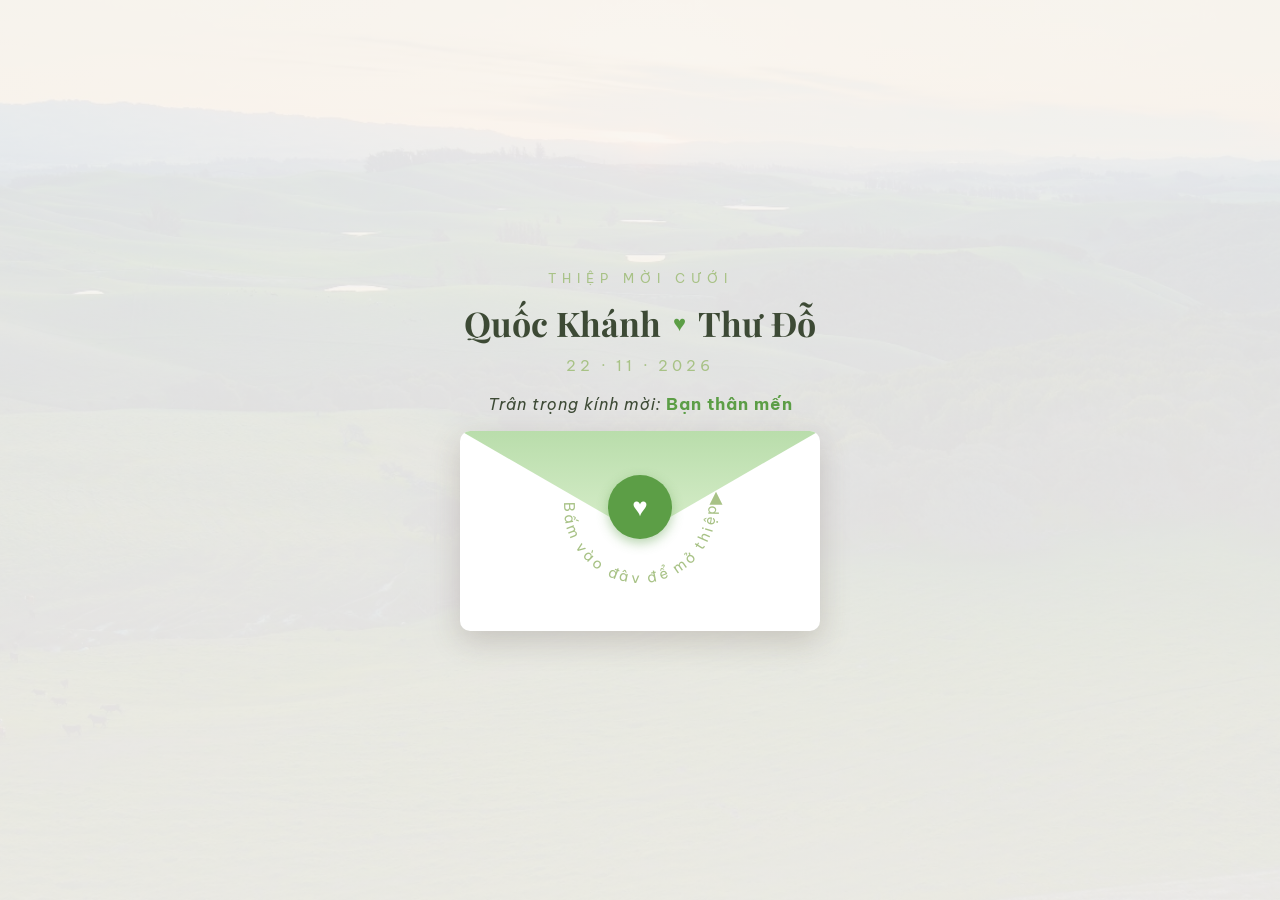
<file: index.html>
<!DOCTYPE html>
<html lang="vi">
<head>
<meta charset="UTF-8">
<meta name="viewport" content="width=device-width, initial-scale=1.0">
<title>Thiệp mời cưới</title>
<meta name="description" content="Thiệp mời cưới online — trân trọng kính mời bạn đến dự lễ cưới của Nông Quốc Khánh & Đỗ Thị Thư">
<link rel="preconnect" href="https://fonts.googleapis.com">
<link rel="preconnect" href="https://fonts.gstatic.com" crossorigin>
<link href="https://fonts.googleapis.com/css2?family=Playfair+Display:ital,wght@0,400;0,600;0,700;1,400&family=Great+Vibes&family=Be+Vietnam+Pro:wght@300;400;500;600&display=swap" rel="stylesheet">
<link rel="stylesheet" href="assets/css/style.css">
</head>
<body>

<!-- ══════════════ 1. COVER — phong bì mở thiệp (kh118) ══════════════ -->
<div id="cover">
  <div class="cover-bg"></div>
  <div class="cover-inner">
    <p class="cover-kieu">THIỆP MỜI CƯỚI</p>
    <div class="cover-names">
      <span class="cover-name">Quốc Khánh</span>
      <span class="cover-amp">♥</span>
      <span class="cover-name">Thư Đỗ</span>
    </div>
    <p class="cover-date" id="coverDate">22 · 11 · 2026</p>
    <!-- kh155 mục 1: "Trân trọng kính mời: <tên khách>" CHUYỂN LÊN TRÊN thiệp (ngay dưới dòng
         ngày cưới) — thay chỗ dòng dưới phong bì (kh129 mục 4 cũ) theo yêu cầu Đại Ka -->
    <p class="env-hint env-hint-top">Trân trọng kính mời: <b id="guestName">Bạn thân mến</b></p>

    <!-- kh129: trái tim = NÚT MỞ THIỆP (bấm tim), chữ cong nửa vòng cung quanh tim; BỎ nút "Mở thiệp" trên đỉnh -->
    <div class="envelope" id="envEl">
      <div class="env-flap"></div>
      <div class="env-body"></div>
      <!-- Chữ cong "Bấm vào đây để mở thiệp" nửa vòng cung ôm quanh trái tim (SVG textPath — kh129 mục 2)
           Cung dưới kiểu huy hiệu: tâm cung = tâm tim, đầu chữ hướng vào tim; mũi tên nhỏ cuối cung -->
      <svg class="env-curved" viewBox="0 0 220 140" aria-hidden="true" focusable="false">
        <defs>
          <path id="envArcPath" d="M 40 70 A 70 70 0 0 0 180 70" fill="none"/>
        </defs>
        <text class="env-curved-text">
          <textPath href="#envArcPath" startOffset="50%" text-anchor="middle">Bấm vào đây để mở thiệp</textPath>
        </text>
        <!-- Mũi tên nhỏ cuối cung, mũi theo tiếp tuyến chỉ về phía tim -->
        <path class="env-curved-arrow" d="M 180 56 L 186 68 L 174 68 Z"/>
      </svg>
      <button class="env-seal" id="btnOpen" type="button" aria-label="Bấm vào trái tim để mở thiệp">♥</button>
    </div>
  </div>
</div>

<!-- ══════════════ NỘI DUNG THIỆP (ẩn ban đầu) ══════════════ -->
<main id="content" class="hidden" aria-hidden="true">

  <!-- 2. TRANG ĐẦU — khối kính mời nổi bật ngay sau khi mở (kh118 + kh139: xxx tên khách + 2 khối NHÀ TRAI/NHÀ GÁI + lời ngỏ) -->
  <section class="opening" id="opening">
    <div class="opening-card">
      <!-- kh144(4): sắp xếp lại trang đầu — TÊN cặp đôi → NGÀY cưới → TRÂN TRỌNG KÍNH MỜI + tên khách → 2 khối lễ -->
      <p class="opening-script script">Khánh &amp; Thư</p>
      <p class="opening-date" id="openDate">Chủ nhật, ngày 22 tháng 11 năm 2026</p>
      <p class="opening-date-am" id="openDateAm">14.10.2026 Âm lịch</p>
      <p class="opening-kimoi">TRÂN TRỌNG KÍNH MỜI</p>
      <!-- kh144(1): XOÁ dòng "Nông Quốc Khánh ♥ Đỗ Thị Thư" (giữ tên khách ?ten=); kh139: dòng tên khách "xxx" -->
      <p class="opening-guest" id="openGuest">Bạn thân mến</p>
      <div class="opening-venue">
        <p class="ov-label">LỄ THÀNH HÔN · NHÀ TRAI</p>
        <p class="ov-addr" id="openVenue">Trại Lốt, xã Tam Tiến, tỉnh Bắc Ninh</p>
      </div>
      <div class="opening-venue">
        <p class="ov-label">LỄ VU QUY · NHÀ GÁI</p>
        <p class="ov-addr" id="openVenue2">Đồng Thép, xã Yên Thế, tỉnh Bắc Ninh</p>
      </div>
      <!-- kh139: LỜI NGỎ (nguyên văn Đại Ka) -->
      <p class="opening-ngo" id="loiNgoText">Rất mong được sự hiện diện, góp mặt của quý vị đến tham dự lễ tổ chức và bữa cơm thân mật của chúng mình. Những lời kính chúc và tình cảm chân thành của quý vị sẽ là món quà ý nghĩa nhất, góp phần làm cho ngày trọng đại của chúng mình thêm trọn vẹn và ý nghĩa.</p>
      <p class="opening-ngo-sign">Trân trọng kính mời !</p>
    </div>
  </section>

  <!-- 3. HERO — tên cặp đôi -->
  <section class="hero">
    <div class="hero-photo">
      <img src="images/hero/cap-doi-that.jpg" alt="Nông Quốc Khánh & Đỗ Thị Thư — ảnh cưới">
    </div>
    <div class="hero-text">
      <p class="hero-sub">Chúng tôi tổ chức đám cưới</p>
      <h1 class="hero-title">The Wedding Of</h1>
      <p class="hero-names script">Khánh &amp; Thư</p>
      <p class="hero-date" id="heroDate">Chủ nhật, ngày 22 tháng 11 năm 2026</p>
    </div>
  </section>

  <!-- 4. SAVE THE DATE / COUNTDOWN (kh140 mục 2: "Ghi nhớ ngày này nhé") -->
  <section class="countdown reveal">
    <h2 class="sec-title">Ghi nhớ ngày này nhé</h2>
    <p class="countdown-when" id="cdWhen">Chủ nhật · 22 · 11 · 2026</p>
    <div id="countdownRow" class="countdown-row">
      <div class="cd-cell"><b id="cdDays">00</b><span>Ngày</span></div>
      <div class="cd-cell"><b id="cdHours">00</b><span>Giờ</span></div>
      <div class="cd-cell"><b id="cdMins">00</b><span>Phút</span></div>
      <div class="cd-cell"><b id="cdSecs">00</b><span>Giây</span></div>
    </div>
  </section>

  <!-- 5. LỊCH THÁNG CƯỚI — dương + âm, trái tim đỏ ngày cưới (kh119 a2 mục 5; kh138: tháng 11/2026; kh140 mục 2+3) -->
  <section class="calendar reveal" id="calendar">
    <h2 class="sec-title">Ghi nhớ ngày này nhé</h2>
    <div class="cal-wrap">
      <div class="cal-head">
        <button type="button" class="cal-nav" id="calPrev" aria-label="Tháng trước">‹</button>
        <div class="cal-month">
          <b id="calDuong">Tháng 11 · 2026</b>
          <span id="calAm">(Tháng Mười · Bính Ngọ)</span>
        </div>
        <button type="button" class="cal-nav" id="calNext" aria-label="Tháng sau">›</button>
      </div>
      <div class="cal-weeknames">
        <span>Hai</span><span>Ba</span><span>Tư</span><span>Năm</span><span>Sáu</span><span>Bảy</span><span>CN</span>
      </div>
      <div class="cal-grid" id="calGrid"></div>
      <p class="cal-note" id="calNote">Ngày cưới: 22 · 11 · 2026 (dương) — 14 · 10 · Bính Ngọ (âm)</p>
    </div>
  </section>

  <!-- 6. CẶP ĐÔI — avatar v2 kh116 (#4) -->
  <section class="couple reveal">
    <h2 class="sec-title">Cặp Đôi</h2>
    <div class="couple-cards">
      <div class="couple-card">
        <img src="images/couple/anh-ck.jpg" alt="Chú rể Nông Quốc Khánh">
        <h3>Nông Quốc Khánh</h3>
        <p class="couple-birth">Sinh ngày 05.10.1996</p>
        <p class="couple-role">Chú rể</p>
      </div>
      <div class="couple-heart">♥</div>
      <div class="couple-card">
        <img src="images/couple/anh-vk.jpg" alt="Cô dâu Đỗ Thị Thư">
        <h3>Đỗ Thị Thư</h3>
        <p class="couple-birth">Sinh ngày 28.05.2000</p>
        <p class="couple-role">Cô dâu</p>
      </div>
    </div>
  </section>

  <!-- 7. SỰ KIỆN — lễ vu quy (nhà gái) + lễ thành hôn (nhà trai) — data #5 (kh108) -->
  <section class="events reveal" id="events">
    <h2 class="sec-title">Thông Tin Sự Kiện</h2>

    <div class="event-card">
      <div class="event-head" id="evtHead1">Lễ Vu Quy — Nhà gái</div>
      <img class="event-img" src="images/nen/nen-phong-bi.jpg" alt="Cảnh nền">
      <p><b>Thời gian:</b> <span id="evtTime1">Chủ nhật, 09:00 · 22 · 11 · 2026</span></p>
      <p><b>Địa chỉ:</b> <span id="evtAddr1">Đồng Thép, xã Yên Thế, tỉnh Bắc Ninh</span></p>
      <p class="event-host" id="evtHost1">Chủ nhà: Ông Đỗ Văn Tường — Bà Nguyễn Thị Cửu</p>
      <div class="event-map">
        <iframe id="evtMap1" title="Bản đồ nhà gái"
                loading="lazy" referrerpolicy="no-referrer-when-downgrade"
                allowfullscreen></iframe>
      </div>
      <div class="map-btns">
        <a class="map-btn" id="evtPin1" target="_blank" rel="noopener">📍 Mở Google Maps</a>
        <a class="map-btn map-btn-outline" id="evtDir1" target="_blank" rel="noopener">🧭 Chỉ đường</a>
      </div>
    </div>

    <div class="event-card">
      <div class="event-head" id="evtHead2">Lễ Thành Hôn — Nhà trai</div>
      <img class="event-img" src="images/nen/nen-phong-bi.jpg" alt="Cảnh nền">
      <p><b>Thời gian:</b> <span id="evtTime2">Chủ nhật, 09:00 · 22 · 11 · 2026</span></p>
      <p><b>Địa chỉ:</b> <span id="evtAddr2">Trại Lốt, xã Tam Tiến, tỉnh Bắc Ninh</span></p>
      <p class="event-host" id="evtHost2">Chủ nhà: Ông Nông Văn Chỉnh — Bà Nông Thị Thu</p>
      <div class="event-map">
        <iframe id="evtMap2" title="Bản đồ nhà trai"
                loading="lazy" referrerpolicy="no-referrer-when-downgrade"
                allowfullscreen></iframe>
      </div>
      <div class="map-btns">
        <a class="map-btn" id="evtPin2" target="_blank" rel="noopener">📍 Mở Google Maps</a>
        <a class="map-btn map-btn-outline" id="evtDir2" target="_blank" rel="noopener">🧭 Chỉ đường</a>
      </div>
    </div>
  </section>

  <!-- 8. GALLERY (kh140 mục 10: "Album Ảnh Cưới" + 6 ảnh chính + nút xem thêm + BỎ dòng "— Khoảnh khắc của chúng tôi —") -->
  <section class="gallery reveal">
    <h2 class="sec-title">Album Ảnh Cưới</h2>
    <div class="gallery-grid">
      <!-- kh144 + kh143 #4: 6 ảnh CƯỚI THẬT mới (drive-download — đẹp hơn chibi) thay 6 ảnh chibi cũ;
           ảnh chibi chuyển xuống lưới "Xem thêm" (cùng khung tài sản, không mất) -->
      <img src="images/gallery/cuoi-that-1.jpg" alt="Khánh &amp; Thư — ảnh cưới thật">
      <img src="images/gallery/cuoi-that-2.jpg" alt="Khánh &amp; Thư — ảnh cưới thật">
      <img src="images/gallery/cuoi-that-3.jpg" alt="Khánh &amp; Thư — ảnh cưới thật">
      <img src="images/gallery/cuoi-that-4.jpg" alt="Khánh &amp; Thư — ảnh cưới thật">
      <img src="images/gallery/cuoi-that-5.jpg" alt="Khánh &amp; Thư — ảnh cưới thật">
      <img src="images/gallery/cuoi-that-6.jpg" alt="Khánh &amp; Thư — ảnh cưới thật">
    </div>
    <!-- kh120 a2 mục 10 + kh140: nút xem thêm khoảnh khắc -->
    <div class="gallery-more-wrap">
      <button type="button" id="btnMorePhotos" class="gallery-more-btn">📷 Xem thêm khoảnh khắc</button>
    </div>
    <div class="gallery-grid more hidden" id="galleryMore">
      <img src="images/gallery/le-ta-on.jpg" alt="Nền hoa cưới">
      <img src="images/hero/cap-doi-that.jpg" alt="Nông Quốc Khánh &amp; Đỗ Thị Thư — cặp đôi">
      <!-- kh144: 6 ảnh chibi cũ từ lưới chính chuyển xuống đây (chuyển xuống lưới Xem thêm — không mất) -->
      <img src="images/gallery/cap-doi-1.jpg" alt="Khánh &amp; Thư — lễ phục">
      <img src="images/gallery/cap-doi-2.jpg" alt="Khánh &amp; Thư — lễ phục mùa đông">
      <img src="images/gallery/cap-doi-3.jpg" alt="Khánh &amp; Thư — hai học sinh">
      <img src="images/gallery/cap-doi-4.jpg" alt="Khánh &amp; Thư — hai bé chibi">
      <img src="images/gallery/cap-doi-5.jpg" alt="Khánh &amp; Thư — trên sofa">
      <img src="images/gallery/co-dau.jpg" alt="Cô dâu Thư">
      <img src="images/gallery/xem-them/an-11-khanh-thu.jpg" alt="Khánh &amp; Thư — cặp đôi sofa">
      <img src="images/gallery/xem-them/capdoi-chibi.jpg" alt="Khánh &amp; Thư — cặp đôi chibi">
      <img src="images/gallery/xem-them/capdoi-chibi-v2.jpg" alt="Khánh &amp; Thư — cặp đôi chibi mỉm cười">
      <img src="images/gallery/xem-them/chibi-balo.jpg" alt="Khánh &amp; Thư — hai bé balo">
      <img src="images/gallery/xem-them/hai-hoc-sinh.jpg" alt="Khánh &amp; Thư — hai học sinh">
      <img src="images/gallery/xem-them/co-dau-tuoi.jpg" alt="Cô dâu Thư tuổi thơ">
      <img src="images/gallery/xem-them/thu-ban-hoc.jpg" alt="Thư — bé gái bàn học">
      <img src="images/gallery/xem-them/ky-chu-khanh-thu.jpg" alt="Khánh &amp; Thư — chữ ký">
    </div>
  </section>

  <!-- LIGHTBOX — zoom ảnh (kh120 a2 mục 12) -->
  <div id="lightbox" class="lightbox" hidden>
    <div class="lb-backdrop"></div>
    <img class="lb-img" id="lbImg" alt="Ảnh cưới phóng to">
    <button type="button" class="lb-close" id="lbClose" aria-label="Đóng">✕</button>
    <div class="lb-hint">Chạm ảnh để phóng to/thu nhỏ · ✕ hoặc chạm nền để đóng</div>
  </div>

  <!-- 9. QR MỪNG — tiền mừng — data + module QR của #5 (kh108) -->
  <section class="qr reveal" id="qr">
    <h2 class="sec-title">Món Quà Mừng Cưới</h2>
    <p class="qr-intro">Nếu bạn không thể đến dự, xin gửi món quà mừng cưới qua tài khoản:</p>

    <div class="qr-cards">
      <!-- kh155 mục 4(b) — Đại Ka: "lần lượt mã QR và thông tin NHÀ GÁI rồi đến NHÀ TRAI"
           → đổi thứ tự: card CÔ DÂU (nhà gái) TRƯỚC, card CHÚ RỂ (nhà trai) SAU (kh129 lật ngược) -->
      <div class="qr-card">
        <h3 id="qrTitle2">Cô dâu — Thư</h3>
        <img class="qr-img" id="qrBride" alt="QR ngân hàng cô dâu" src="[data-uri]">
        <p><b>Ngân hàng:</b> <span id="qrNh2">Vietcombank</span></p>
        <p><b>Số TK:</b> <span id="qrStk2">0123456789</span></p>
        <p><b>Chủ TK:</b> <span id="qrCtk2">DO THI THU</span></p>
        <button type="button" class="qr-copy-btn" id="qrCopy2">⧉ Sao chép STK</button>
      </div>
      <div class="qr-card">
        <h3 id="qrTitle1">Chú rể — Khánh</h3>
        <img class="qr-img" id="qrGroom" alt="QR ngân hàng chú rể" src="[data-uri]">
        <p><b>Ngân hàng:</b> <span id="qrNh1">MB Bank</span></p>
        <p><b>Số TK:</b> <span id="qrStk1">0800123456789</span></p>
        <p><b>Chủ TK:</b> <span id="qrCtk1">NONG QUOC KHANH</span></p>
        <button type="button" class="qr-copy-btn" id="qrCopy1">⧉ Sao chép STK</button>
      </div>
    </div>
  </section>

  <!-- 10. RSVP + LỜI CHÚC -->
  <section class="rsvp reveal">
    <h2 class="sec-title">Xác Nhận Tham Dự</h2>
    <p class="rsvp-intro">Sự hiện diện của bạn là niềm vinh hạnh của gia đình chúng tôi.</p>
    <form id="rsvpForm">
      <input type="text" id="rsvpName" placeholder="Tên của bạn" required>
      <!-- kh120 a2 mục 9: lựa chọn khách mời của ai — hiện dưới tên -->
      <div class="rsvp-side" id="rsvpSideBox">
        <span class="rsvp-side-label">Khách mời của:</span>
        <div class="rsvp-side-opts">
          <label><input type="radio" name="side" value="Cô dâu" checked> Cô dâu</label>
          <label><input type="radio" name="side" value="Chú rể"> Chú rể</label>
          <label><input type="radio" name="side" value="Cả 2"> Cả 2</label>
        </div>
      </div>
      <div class="rsvp-attend">
        <label><input type="radio" name="attend" value="yes" checked> Tham dự</label>
        <label><input type="radio" name="attend" value="no"> Không thể tham dự</label>
      </div>
      <textarea id="rsvpMsg" rows="3" placeholder="Lời chúc của bạn..."></textarea>
      <button type="submit">Nhắn gửi yêu thương</button>
    </form>
    <div id="wishList" class="wish-list"></div>
    <!-- kh140 mục 9: nút xem thêm lời chúc (hiện tối đa 3 lời chúc gần nhất) -->
    <div class="wish-more-wrap" id="wishMoreWrap" hidden>
      <button type="button" id="btnMoreWishes" class="gallery-more-btn">💌 Xem thêm lời chúc</button>
    </div>
  </section>

  <!-- 11. FOOTER -->
  <footer class="footer">
    <p class="footer-thanks">Trân trọng cảm ơn!</p>
    <p class="footer-names script">Khánh &amp; Thư</p>
    <p class="footer-note" id="footerDate">22 · 11 · 2026</p>
  </footer>

</main>

<!-- (kh140 mục 8: ĐẠI KA yêu cầu BỎ dòng "Còn N ngày đến ngày cưới..." →
     thanh đếm ngược rìa #edgeCountdown đã XOÁ HẲN — không còn text hiển thị) -->

<script src="js/noi-dung.js"></script>
<script src="js/am-lich.js"></script>
<script src="js/qr.js"></script>
<script src="assets/js/main.js"></script>
</body>
</html>
</file>
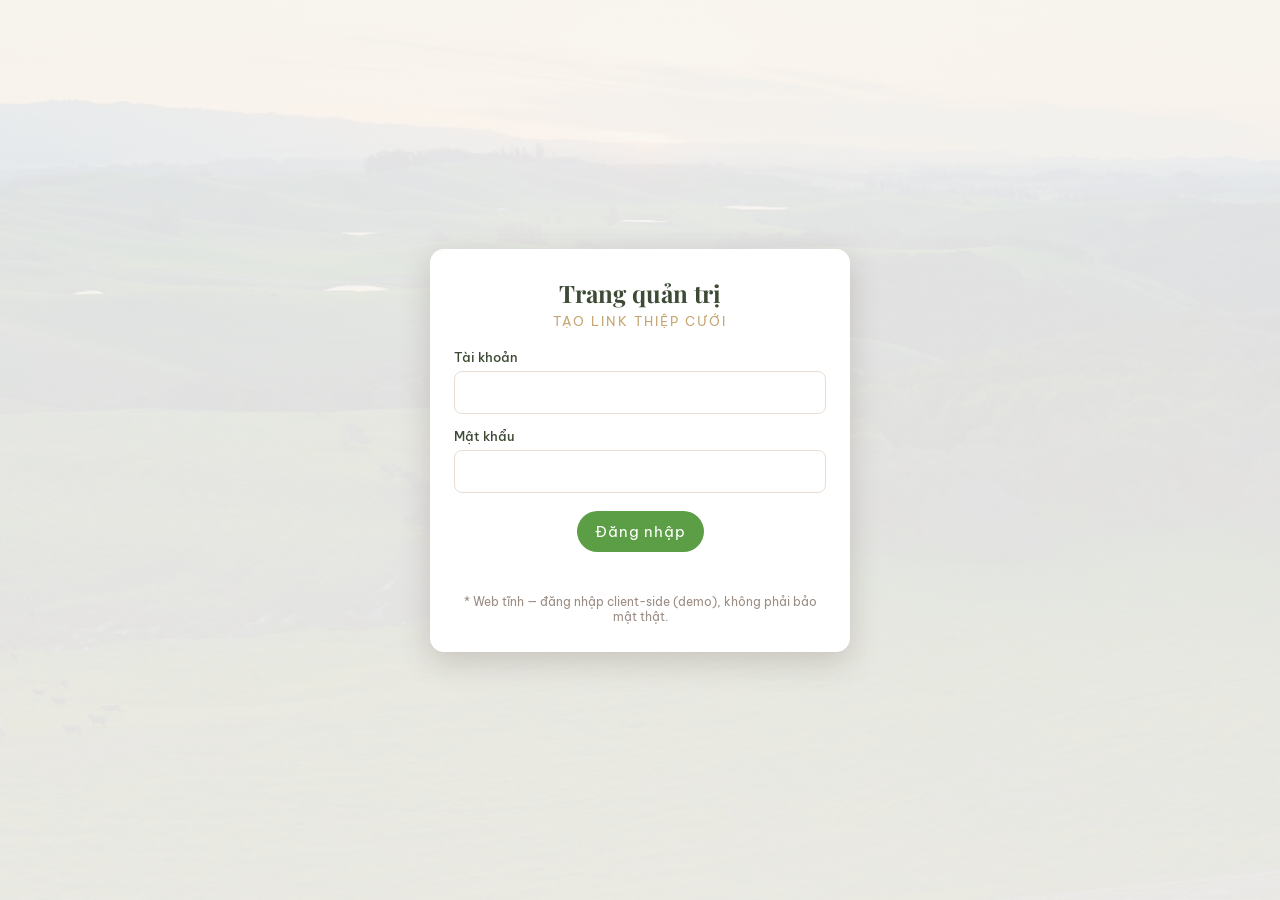
<file: tao-thiep.html>
<!DOCTYPE html>
<html lang="vi">
<head>
<meta charset="UTF-8">
<meta name="viewport" content="width=device-width, initial-scale=1.0">
<title>Tạo link thiệp — Khánh & Thư</title>
<meta name="description" content="Trang quản trị: điền tên người được mời → tạo link thiệp cưới kèm tên để gửi qua Zalo">
<link rel="preconnect" href="https://fonts.googleapis.com">
<link rel="preconnect" href="https://fonts.gstatic.com" crossorigin>
<link href="https://fonts.googleapis.com/css2?family=Playfair+Display:ital,wght@0,400;0,700;1,400&family=Great+Vibes&family=Be+Vietnam+Pro:wght@300;400;500;600&display=swap" rel="stylesheet">
<style>
/* ─── Trang TẠO LINK THIỆP (kh130) — self-contained, tái dùng bảng màu thiệp ───
   Lưu ý: web tĩnh, login client-side (sessionStorage) — demo, KHÔNG phải bảo mật thật.
   Muốn đổi mật khẩu admin → sửa hằng TC_ADMIN ở đầu <script> bên dưới. */
:root {
  --cream: #f4f9f0; --pink: #b9ddab; --pink-deep: #5c9e46;
  --green: #7a9e7e; --text: #3d4a35; --gold: #c5a572; --white: #fff;
}
* { box-sizing: border-box; margin: 0; padding: 0; }
body {
  font-family: 'Be Vietnam Pro', sans-serif;
  color: var(--text);
  background: linear-gradient(rgba(255,255,255,.85), rgba(255,252,250,.9)), url('images/nen/nen-phong-bi-pc.jpg') center/cover no-repeat fixed;
  min-height: 100vh;
  display: flex;
  align-items: center;
  justify-content: center;
  padding: 24px;
}
.card {
  width: min(420px, 100%);
  background: var(--white);
  border-radius: 14px;
  box-shadow: 0 10px 30px rgba(90, 74, 66, .22);
  padding: 28px 24px;
  text-align: center;
}
.script { font-family: 'Great Vibes', cursive; }
h1 { font-family: 'Playfair Display', serif; font-size: 24px; margin-bottom: 4px; }
.sub { font-size: 13px; color: var(--gold); letter-spacing: 2px; margin-bottom: 20px; }
label { display: block; text-align: left; font-size: 13px; margin: 14px 0 6px; font-weight: 500; }
input[type="text"], input[type="password"], select {
  width: 100%; padding: 11px 12px; font-size: 15px; font-family: inherit;
  border: 1.5px solid #e8ddd3; border-radius: 8px; outline: none;
  transition: border-color .2s;
}
input:focus, select:focus { border-color: var(--pink-deep); }
/* kh157: khối chọn phông màu + nhãn tông trên link kết quả */
select { background: #fff; cursor: pointer; }
.tong-mau-note { font-size: 12px; color: #9b8d84; text-align: left; margin-top: 6px; }
.tong-hien { color: var(--gold); font-size: 12px; }
button {
  font-family: inherit; font-size: 15px; padding: 11px 18px;
  border: none; border-radius: 999px; cursor: pointer;
  background: var(--pink-deep); color: var(--white); letter-spacing: 1px;
  margin-top: 18px;
}
button:hover { background: var(--btn-hover, #c97a7a); }
.err { color: #c0392b; font-size: 13px; min-height: 18px; margin-top: 10px; }
/* ── khu tạo link (hiện sau login) ── */
.hidden { display: none !important; }
.result {
  margin-top: 18px; padding: 14px; background: var(--cream);
  border: 1px dashed var(--gold); border-radius: 10px; text-align: left;
}
.result .link {
  font-size: 13px; word-break: break-all; color: var(--text);
  background: #fff; padding: 8px 10px; border-radius: 6px; margin: 6px 0 10px;
}
.btn-row { display: flex; gap: 10px; flex-wrap: wrap; }
.btn-row button { flex: 1; min-width: 130px; }
.btn-ghost { background: transparent; border: 1.5px solid var(--pink-deep); color: var(--pink-deep); }
.btn-ghost:hover { background: var(--pink); }
.logout { font-size: 12px; margin-top: 16px; }
.logout a { color: var(--gold); cursor: pointer; text-decoration: underline; }
.hint-history { font-size: 12px; color: #9b8d84; margin-top: 14px; }
ul.history { list-style: none; text-align: left; margin-top: 8px; }
ul.history li {
  font-size: 13px; padding: 7px 8px; border-bottom: 1px solid #f3ece4;
  display: flex; justify-content: space-between; gap: 8px; align-items: center;
}
ul.history li b { color: var(--pink-deep); }
ul.history button { margin: 0; padding: 4px 10px; font-size: 12px; }
/* ── kh170 (Đại Ka): DANH SÁCH THIỆP MỜI — overlay modal + nút xoá có xác nhận ── */
.ds-overlay {
  position: fixed; inset: 0; background: rgba(90, 74, 66, .45);
  display: flex; align-items: center; justify-content: center;
  padding: 16px; z-index: 50;
}
.ds-card {
  width: min(520px, 100%); max-height: 82vh; overflow: auto;
  background: var(--white); border-radius: 14px;
  box-shadow: 0 10px 30px rgba(90, 74, 66, .3);
  padding: 20px 16px; text-align: left;
}
.ds-head { display: flex; justify-content: space-between; align-items: center; margin-bottom: 12px; }
.ds-head h2 { font-family: 'Playfair Display', serif; font-size: 18px; }
.ds-head button { margin: 0; padding: 6px 12px; font-size: 12px; background: transparent; border: 1.5px solid #e8ddd3; }
.ds-head button:hover { background: var(--cream); }
.ds-item { border: 1px solid #f3ece4; border-radius: 10px; padding: 10px; margin-bottom: 10px; }
.ds-item .ds-ten { font-weight: 600; color: var(--pink-deep); }
.ds-item .ds-tong { color: var(--gold); font-size: 12px; margin-left: 6px; }
.ds-item .ds-link {
  font-size: 12px; word-break: break-all; background: var(--cream);
  padding: 6px 8px; border-radius: 6px; margin: 6px 0; color: var(--text);
}
.ds-btns { display: flex; gap: 8px; }
.ds-btns button { margin: 0; padding: 6px 12px; font-size: 12px; flex: 1; min-width: 0; }
.ds-btns .btn-xoa { background: #c0392b; }
.ds-btns .btn-xoa:hover { background: #a93226; }
.ds-btns .btn-huy { background: transparent; border: 1.5px solid var(--pink-deep); color: var(--pink-deep); }
.ds-btns .btn-huy:hover { background: var(--pink); }
.ds-confirm { margin-top: 8px; }
.ds-confirm-text { font-size: 13px; color: #c0392b; font-weight: 500; margin-bottom: 6px; }
.ds-empty { text-align: center; font-size: 13px; color: #9b8d84; padding: 18px 0; }
.ds-note { font-size: 11px; color: #9b8d84; margin-top: 8px; }
</style>
</head>
<body>

<div class="card" id="loginCard">
  <h1>Trang quản trị</h1>
  <p class="sub">TẠO LINK THIỆP CƯỚI</p>
  <label for="tk">Tài khoản</label>
  <input type="text" id="tk" autocomplete="username">
  <label for="mk">Mật khẩu</label>
  <input type="password" id="mk" autocomplete="current-password">
  <button id="btnLogin" type="button">Đăng nhập</button>
  <p class="err" id="loginErr"></p>
  <p class="hint-history">* Web tĩnh — đăng nhập client-side (demo), không phải bảo mật thật.</p>
</div>

<div class="card hidden" id="mainCard">
  <h1>Tạo link thiệp</h1>
  <p class="sub script">Nông Quốc Khánh ♥ Đỗ Thị Thư</p>
  <label for="tenKhach">Tên người được mời</label>
  <input type="text" id="tenKhach" placeholder="vd: Nguyễn Văn A" maxlength="60">

  <!-- kh157 bổ sung 21:1x (Đại Ka): THÊM tuỳ chọn PHÔNG MÀU (tông thiệp) khi tạo link.
       5 tông đúng file dong-goi build: pastel (bản hiện hành) / trung tính / truyền thống /
       mộc rustic / HỒNG pastel + kem (thêm 22-10).
       Link sinh ra trỏ đúng bản tông đã chọn + kèm ?ten= tên khách. Tông mặc định = pastel. -->
  <label for="tongMau">Phông màu thiệp</label>
  <select id="tongMau">
    <option value="index" selected>🌸 Xanh non + trắng (bản chính)</option>
    <option value="dong-goi/thiep-hong">💗 Hồng pastel + kem</option>
    <option value="dong-goi/thiep-trung-tinh">🤍 Trung tính — kem/be</option>
    <option value="dong-goi/thiep-truyen-thong">🏮 Truyền thống — đỏ + vàng</option>
    <option value="dong-goi/thiep-moc-rustic">🪵 Mộc rustic — nâu đất</option>
  </select>
  <div class="tong-mau-note">Mỗi phông là 1 file thiệp riêng (đã đóng gói gửi Zalo được) — khách mở link thấy đúng tông đã chọn.</div>

  <button id="btnTao" type="button">Tạo link thiệp</button>
  <p class="err" id="taoErr"></p>

  <!-- kh170 (Đại Ka): nút mở DANH SÁCH THIỆP MỜI — liệt kê tên + link từng khách, xoá có xác nhận -->
  <button id="btnDanhSach" type="button" class="btn-ghost" style="width:100%">📋 Danh sách thiệp mời</button>

  <div class="result hidden" id="resultBox">
    <label>Link thiệp mời <b id="tenHien"></b> <span id="tongHien" class="tong-hien"></span>:</label>
    <div class="link" id="linkOut"></div>
    <div class="btn-row">
      <button id="btnCopy" type="button">📋 Sao chép link</button>
      <button id="btnOpen" type="button" class="btn-ghost">💌 Mở thử thiệp</button>
    </div>
  </div>

  <ul class="history hidden" id="history"></ul>
  <p class="logout"><a id="btnLogout">Đăng xuất</a></p>
</div>

<!-- kh170: overlay DANH SÁCH THIỆP MỜI (ẩn mặc định, JS render) -->
<div class="ds-overlay hidden" id="dsOverlay">
  <div class="ds-card" id="dsCard">
    <div class="ds-head">
      <h2>📋 Danh sách thiệp mời</h2>
      <button id="dsClose" type="button">✕ Đóng</button>
    </div>
    <div id="dsList"></div>
    <p class="ds-note">* Danh sách lưu trên máy này (localStorage — web tĩnh). Thiệp tạo trước khi có tính năng này không nằm trong danh sách.</p>
  </div>
</div>

<script>
(function () {
  'use strict';
  /* ═══ CƠ CHẾ LOGIN (web tĩnh — demo, KHÔNG bảo mật thật) ═══
     Muốn ĐỔI tài khoản admin → sửa 2 dòng này (chỗ DUY NHẤT). */
  var TC_ADMIN = { tk: '1', mk: '1' };
  var SS_KEY = 'tc_admin_ok';

  var loginCard = document.getElementById('loginCard');
  var mainCard = document.getElementById('mainCard');

  function showMain() { loginCard.classList.add('hidden'); mainCard.classList.remove('hidden'); }
  function showLogin() { mainCard.classList.add('hidden'); loginCard.classList.remove('hidden'); }

  function doLogin() {
    var tk = document.getElementById('tk').value.trim();
    var mk = document.getElementById('mk').value;
    var err = document.getElementById('loginErr');
    if (tk === TC_ADMIN.tk && mk === TC_ADMIN.mk) {
      try { sessionStorage.setItem(SS_KEY, '1'); } catch (e) {}
      err.textContent = '';
      showMain();
      document.getElementById('tenKhach').focus();
    } else {
      err.textContent = '⚠ Sai tài khoản hoặc mật khẩu — thử lại.';
    }
  }
  document.getElementById('btnLogin').addEventListener('click', doLogin);
  // Enter trong 2 ô input cũng đăng nhập
  ['tk', 'mk'].forEach(function (id) {
    document.getElementById(id).addEventListener('keydown', function (e) {
      if (e.key === 'Enter') doLogin();
    });
  });
  document.getElementById('btnLogout').addEventListener('click', function () {
    try { sessionStorage.removeItem(SS_KEY); } catch (e) {}
    showLogin();
  });

  /* ── TẠO LINK: index.html?ten=<tên URL-encoded> (cơ chế ?ten= có sẵn kh106/kh112) ──
     kh157 bổ sung 21:1x: link theo PHÔNG MÀU chọn — tông "index" = bản chính index.html,
     3 tông khác = file dong-goi tương ứng (self-contained) + ?ten= tên khách. */
  var HISTORY_KEY = 'tc_tao_link_history';

  function baseUrl(page) {
    // về trang thiệp cùng thư mục (phù chạy file:// hoặc http đều đúng)
    return new URL(page || 'index.html', location.href.replace(/[?#].*$/, '')).href;
  }
  function chonTong() { return document.getElementById('tongMau').value; }
  function tenTong(v) {
    var opt = document.querySelector('#tongMau option[value="' + v + '"]');
    return opt ? opt.textContent : v;
  }

  function loadHistory() {
    try { return JSON.parse(localStorage.getItem(HISTORY_KEY)) || []; }
    catch (e) { return []; }
  }
  function renderHistory() {
    var ul = document.getElementById('history');
    var arr = loadHistory();
    if (!arr.length) { ul.classList.add('hidden'); ul.innerHTML = ''; return; }
    ul.classList.remove('hidden');
    ul.innerHTML = '';
    arr.slice().reverse().forEach(function (ten) {
      var li = document.createElement('li');
      var b = document.createElement('b');
      b.textContent = ten;
      li.appendChild(b);
      var btn = document.createElement('button');
      btn.type = 'button';
      btn.textContent = '📋';
      btn.title = 'Sao chép lại link "' + ten + '"';
      btn.addEventListener('click', function () {
        copyLink(taoLink(ten, 'index'), btn);   // kh157: lịch sử chép lại link bản chính (tông mặc định)
      });
      li.appendChild(btn);
      ul.appendChild(li);
    });
  }

  function taoLink(ten, tong) {
    // tông 'index' → index.html; tông khác = path file dong-goi (select value đã có .html)
    var page = tong && tong !== 'index' ? tong + (tong.endsWith('.html') ? '' : '.html') : 'index.html';
    return baseUrl(page) + '?ten=' + encodeURIComponent(ten);
  }

  function copyLink(url, btn) {
    function done() {
      var old = btn.textContent;
      btn.textContent = '✓ Đã sao chép';
      setTimeout(function () { btn.textContent = old; }, 1600);
    }
    if (navigator.clipboard && navigator.clipboard.writeText) {
      navigator.clipboard.writeText(url).then(done, function () { fallbackCopy(url, done); });
    } else { fallbackCopy(url, done); }
  }
  function fallbackCopy(url, done) {
    var ta = document.createElement('textarea');
    ta.value = url; ta.style.position = 'fixed'; ta.style.opacity = '0';
    document.body.appendChild(ta); ta.select();
    try { document.execCommand('copy'); } catch (e) {}
    document.body.removeChild(ta); done();
  }

  document.getElementById('btnTao').addEventListener('click', function () {
    var ten = document.getElementById('tenKhach').value.trim();
    var err = document.getElementById('taoErr');
    err.textContent = '';
    if (!ten) { err.textContent = '⚠ Nhập tên người được mời trước.'; return; }
    var tong = chonTong();
    var url = taoLink(ten, tong);
    document.getElementById('tenHien').textContent = ten;
    document.getElementById('tongHien').textContent = '· ' + tenTong(tong);
    document.getElementById('linkOut').textContent = url;
    document.getElementById('resultBox').classList.remove('hidden');
    var arr = loadHistory();
    if (arr.indexOf(ten) === -1) { arr.push(ten); try { localStorage.setItem(HISTORY_KEY, JSON.stringify(arr)); } catch (e) {} }
    dsThemRecord(ten, tong);   // kh170: lưu record vào DANH SÁCH THIỆP MỜI
    renderHistory();
  });
  document.getElementById('btnCopy').addEventListener('click', function () {
    copyLink(document.getElementById('linkOut').textContent, document.getElementById('btnCopy'));
  });
  document.getElementById('btnOpen').addEventListener('click', function () {
    window.open(document.getElementById('linkOut').textContent, '_blank');
  });

  /* ═══ kh170 (Đại Ka): DANH SÁCH THIỆP MỜI — liệt kê tên + link, nút 📋 sao chép,
	     nút XOÁ CÓ BƯỚC XÁC NHẬN. Nguồn: localStorage (web tĩnh không backend —
	     record {ten, tong, link, thoiGian} chỉ lưu trên máy admin tạo link;
	     link tạo TRƯỚC kh170 không nằm trong danh sách). ═══ */
  var DS_KEY = 'tc_danh_sach_thiep';

  function dsLoad() {
    try { return JSON.parse(localStorage.getItem(DS_KEY)) || []; }
    catch (e) { return []; }
  }
  function dsSave(arr) {
    try { localStorage.setItem(DS_KEY, JSON.stringify(arr)); } catch (e) {}
  }
  function dsThemRecord(ten, tong) {
    var arr = dsLoad();
    if (!arr.some(function (r) { return r.ten === ten && r.tong === tong; })) {
      arr.push({ ten: ten, tong: tong, link: taoLink(ten, tong), thoiGian: new Date().toISOString() });
      dsSave(arr);
    }
  }
  function dsXoa(idx) {
    var arr = dsLoad();
    if (idx >= 0 && idx < arr.length) { arr.splice(idx, 1); dsSave(arr); }
  }

  function renderDs() {
    var overlay = document.getElementById('dsOverlay');
    var list = document.getElementById('dsList');
    var arr = dsLoad();
    list.innerHTML = '';
    if (!arr.length) {
      var empty = document.createElement('p');
      empty.className = 'ds-empty';
      empty.textContent = 'Chưa có thiệp mời nào trong danh sách.';
      list.appendChild(empty);
      return;
    }
    arr.forEach(function (r, i) {
      var item = document.createElement('div');
      item.className = 'ds-item';

      var head = document.createElement('div');
      var tenB = document.createElement('span');
      tenB.className = 'ds-ten';
      tenB.textContent = r.ten;
      head.appendChild(tenB);
      if (r.tong) {
        var tongSpan = document.createElement('span');
        tongSpan.className = 'ds-tong';
        tongSpan.textContent = '· ' + (tenTong(r.tong) || r.tong);
        head.appendChild(tongSpan);
      }
      item.appendChild(head);

      var link = document.createElement('div');
      link.className = 'ds-link';
      link.textContent = r.link || taoLink(r.ten, r.tong);
      item.appendChild(link);

      var btns = document.createElement('div');
      btns.className = 'ds-btns';

      var btnCopy = document.createElement('button');
      btnCopy.type = 'button';
      btnCopy.textContent = '📋 Sao chép link';
      btnCopy.addEventListener('click', function () {
        copyLink(r.link || taoLink(r.ten, r.tong), btnCopy);
      });
      btns.appendChild(btnCopy);

      var btnXoa = document.createElement('button');
      btnXoa.type = 'button';
      btnXoa.className = 'btn-xoa';
      btnXoa.textContent = '🗑 Xoá';
      btnXoa.addEventListener('click', function () {
        // nút Xoá → hiện bước XÁC NHẬN inline (KHÔNG xoá ngay 1 click)
        var cf = document.createElement('div');
        cf.className = 'ds-confirm';
        var t = document.createElement('p');
        t.className = 'ds-confirm-text';
        t.textContent = 'Xoá thiệp của "' + r.ten + '"?';
        cf.appendChild(t);
        var row = document.createElement('div');
        row.className = 'ds-btns';
        var yes = document.createElement('button');
        yes.type = 'button';
        yes.className = 'btn-xoa';
        yes.textContent = '✓ Xác nhận xoá';
        yes.addEventListener('click', function () {
          dsXoa(i);
          renderDs();
        });
        var no = document.createElement('button');
        no.type = 'button';
        no.className = 'btn-huy';
        no.textContent = '✕ Hủy';
        no.addEventListener('click', function () {
          cf.remove();
          btnXoa.classList.remove('hidden');
        });
        row.appendChild(yes);
        row.appendChild(no);
        cf.appendChild(row);
        item.appendChild(cf);
        btnXoa.classList.add('hidden');
      });
      btns.appendChild(btnXoa);

      item.appendChild(btns);
      list.appendChild(item);
    });
  }

  document.getElementById('btnDanhSach').addEventListener('click', function () {
    renderDs();
    document.getElementById('dsOverlay').classList.remove('hidden');
  });
  document.getElementById('dsClose').addEventListener('click', function () {
    document.getElementById('dsOverlay').classList.add('hidden');
  });
  // bấm nền tối ngoài card cũng đóng
  document.getElementById('dsOverlay').addEventListener('click', function (e) {
    if (e.target === this) this.classList.add('hidden');
  });

  // đã login trong session này → vào thẳng form
  var logged = false;
  try { logged = sessionStorage.getItem(SS_KEY) === '1'; } catch (e) {}
  if (logged) showMain();
  renderHistory();
})();
</script>
</body>
</html>
</file>
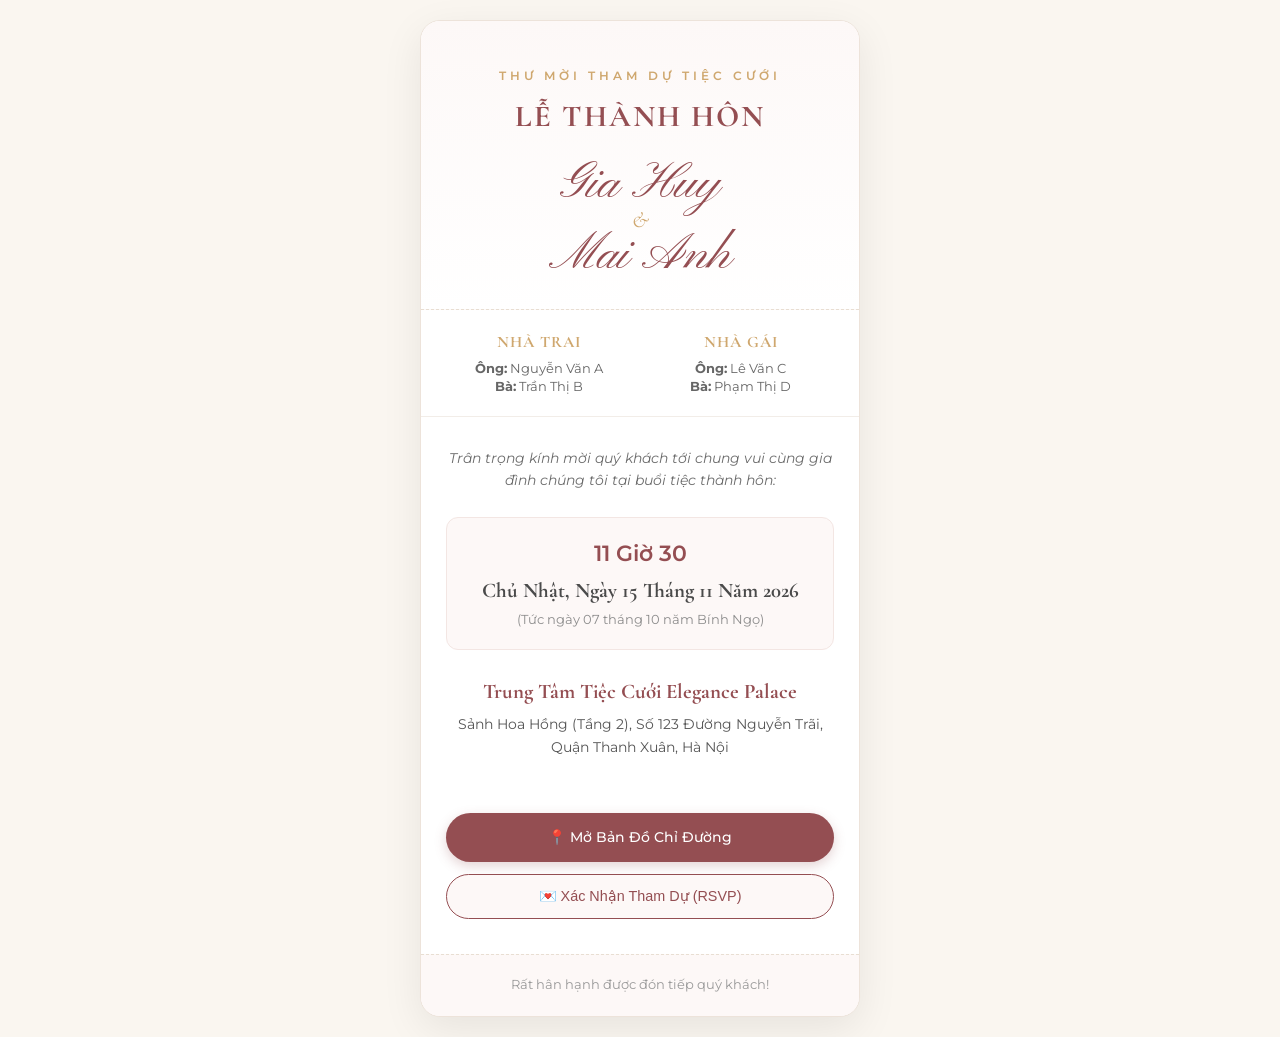
<file: thiep_cuoi.html>
<!DOCTYPE html>
<html lang="vi">
<head>
  <meta charset="UTF-8">
  <meta name="viewport" content="width=device-width, initial-scale=1.0">
  <title>Thiệp Mời Thành Hôn</title>
  <link rel="preconnect" href="https://fonts.googleapis.com">
  <link rel="preconnect" href="https://fonts.gstatic.com" crossorigin>
  <link href="https://fonts.googleapis.com/css2?family=Cormorant+Garamond:ital,wght@0,500;0,700;1,400&family=Montserrat:wght@300;400;500;600&family=Pinyon+Script&display=swap" rel="stylesheet">
  <style>
    :root {
      --primary: #944e52;
      --primary-light: #fdf8f7;
      --accent: #cfa76e;
      --text: #4a4a4a;
      --bg: #faf6f0;
      --card-bg: #ffffff;
    }

    * {
      box-sizing: border-box;
      margin: 0;
      padding: 0;
    }

    body {
      background-color: var(--bg);
      color: var(--text);
      font-family: 'Montserrat', sans-serif;
      line-height: 1.6;
      display: flex;
      justify-content: center;
      padding: 20px 10px;
    }

    .card-container {
      width: 100%;
      max-width: 440px;
      background: var(--card-bg);
      border-radius: 20px;
      overflow: hidden;
      box-shadow: 0 12px 40px rgba(0, 0, 0, 0.08);
      border: 1px solid #ede3da;
      text-align: center;
      position: relative;
    }

    .header {
      padding: 45px 25px 20px;
      background: linear-gradient(180deg, var(--primary-light) 0%, #ffffff 100%);
      border-bottom: 1px dashed #e8ded2;
    }

    .sub-title {
      letter-spacing: 4px;
      text-transform: uppercase;
      font-size: 0.75rem;
      color: var(--accent);
      font-weight: 600;
      margin-bottom: 8px;
    }

    .main-title {
      font-family: 'Cormorant Garamond', serif;
      font-size: 1.9rem;
      font-weight: 700;
      color: var(--primary);
      text-transform: uppercase;
      letter-spacing: 2px;
    }

    .couple-names {
      font-family: 'Pinyon Script', cursive;
      font-size: 3.2rem;
      color: var(--primary);
      margin: 15px 0 5px;
      line-height: 1.1;
    }

    .couple-and {
      font-family: 'Cormorant Garamond', serif;
      font-style: italic;
      font-size: 1.4rem;
      color: var(--accent);
      display: block;
      margin: -5px 0;
    }

    .parents-section {
      display: grid;
      grid-template-columns: 1fr 1fr;
      gap: 15px;
      padding: 20px 25px;
      font-size: 0.8rem;
      border-bottom: 1px solid #f2ede8;
    }

    .parents-col h4 {
      font-family: 'Cormorant Garamond', serif;
      font-size: 1rem;
      color: var(--accent);
      text-transform: uppercase;
      margin-bottom: 4px;
      letter-spacing: 1px;
    }

    .parents-col p {
      color: #666;
      line-height: 1.4;
    }

    .event-info {
      padding: 30px 25px;
    }

    .invitation-text {
      font-size: 0.88rem;
      font-style: italic;
      color: #6b6b6b;
      margin-bottom: 25px;
    }

    .datetime-box {
      background: var(--primary-light);
      border: 1px solid #f3e6e3;
      border-radius: 12px;
      padding: 18px 15px;
      margin-bottom: 25px;
    }

    .time {
      font-size: 1.35rem;
      font-weight: 600;
      color: var(--primary);
      margin-bottom: 4px;
    }

    .date {
      font-family: 'Cormorant Garamond', serif;
      font-size: 1.3rem;
      font-weight: 700;
      color: var(--text);
    }

    .lunar-date {
      font-size: 0.8rem;
      color: #8c8c8c;
      margin-top: 3px;
    }

    .location-box h3 {
      font-family: 'Cormorant Garamond', serif;
      font-size: 1.3rem;
      color: var(--primary);
      margin-bottom: 5px;
    }

    .location-address {
      font-size: 0.88rem;
      color: #555;
      margin-bottom: 25px;
      padding: 0 10px;
    }

    .actions-grid {
      display: flex;
      flex-direction: column;
      gap: 12px;
      padding: 0 25px 35px;
    }

    .btn {
      display: inline-flex;
      align-items: center;
      justify-content: center;
      gap: 8px;
      width: 100%;
      padding: 13px 20px;
      font-size: 0.9rem;
      font-weight: 500;
      border-radius: 30px;
      text-decoration: none;
      cursor: pointer;
      border: none;
      transition: all 0.25s ease;
    }

    .btn-primary {
      background: var(--primary);
      color: #ffffff;
      box-shadow: 0 4px 12px rgba(148, 78, 82, 0.25);
    }

    .btn-primary:hover {
      background: #7a3e42;
    }

    .btn-secondary {
      background: #fdf8f7;
      color: var(--primary);
      border: 1px solid var(--primary);
    }

    .btn-secondary:hover {
      background: #faecea;
    }

    /* Modal xác nhận tham dự */
    .modal-overlay {
      display: none;
      position: absolute;
      top: 0;
      left: 0;
      width: 100%;
      height: 100%;
      background: rgba(0, 0, 0, 0.5);
      backdrop-filter: blur(2px);
      z-index: 10;
      justify-content: center;
      align-items: center;
      padding: 20px;
    }

    .modal-box {
      background: #ffffff;
      padding: 25px 20px;
      border-radius: 16px;
      width: 100%;
      text-align: left;
    }

    .modal-box h3 {
      font-family: 'Cormorant Garamond', serif;
      font-size: 1.4rem;
      color: var(--primary);
      margin-bottom: 12px;
      text-align: center;
    }

    .input-field {
      width: 100%;
      padding: 10px 14px;
      margin-bottom: 12px;
      border: 1px solid #ddd;
      border-radius: 8px;
      font-size: 0.88rem;
      font-family: inherit;
    }

    .footer {
      background: var(--primary-light);
      padding: 20px;
      font-size: 0.8rem;
      color: #999;
      border-top: 1px dashed #e8ded2;
    }
  </style>
</head>
<body>

  <div class="card-container">
    <!-- Header -->
    <div class="header">
      <div class="sub-title">Thư Mời Tham Dự Tiệc Cưới</div>
      <div class="main-title">Lễ Thành Hôn</div>
      
      <div class="couple-names">
        Gia Huy
        <span class="couple-and">&</span>
        Mai Anh
      </div>
    </div>

    <!-- Thông tin phụ huynh -->
    <div class="parents-section">
      <div class="parents-col">
        <h4>Nhà Trai</h4>
        <p><strong>Ông:</strong> Nguyễn Văn A</p>
        <p><strong>Bà:</strong> Trần Thị B</p>
      </div>
      <div class="parents-col">
        <h4>Nhà Gái</h4>
        <p><strong>Ông:</strong> Lê Văn C</p>
        <p><strong>Bà:</strong> Phạm Thị D</p>
      </div>
    </div>

    <!-- Thời gian & Địa điểm -->
    <div class="event-info">
      <p class="invitation-text">
        Trân trọng kính mời quý khách tới chung vui cùng gia đình chúng tôi tại buổi tiệc thành hôn:
      </p>

      <div class="datetime-box">
        <div class="time">11 Giờ 30</div>
        <div class="date">Chủ Nhật, Ngày 15 Tháng 11 Năm 2026</div>
        <div class="lunar-date">(Tức ngày 07 tháng 10 năm Bính Ngọ)</div>
      </div>

      <div class="location-box">
        <h3>Trung Tâm Tiệc Cưới Elegance Palace</h3>
        <p class="location-address">Sảnh Hoa Hồng (Tầng 2), Số 123 Đường Nguyễn Trãi, Quận Thanh Xuân, Hà Nội</p>
      </div>
    </div>

    <!-- Nút tương tác -->
    <div class="actions-grid">
      <a href="https://maps.google.com" target="_blank" class="btn btn-primary">
        📍 Mở Bản Đồ Chỉ Đường
      </a>
      <button onclick="toggleModal(true)" class="btn btn-secondary">
        💌 Xác Nhận Tham Dự (RSVP)
      </button>
    </div>

    <!-- Modal gửi phản hồi -->
    <div id="rsvpModal" class="modal-overlay">
      <div class="modal-box">
        <h3>Xác Nhận Tham Dự</h3>
        <input type="text" id="guestName" class="input-field" placeholder="Họ và tên của bạn">
        <select class="input-field" id="attendingStatus">
          <option value="yes">Chắc chắn sẽ tham dự</option>
          <option value="undecided">Chưa chắc chắn</option>
          <option value="no">Rất tiếc không thể tham dự</option>
        </select>
        <input type="number" id="guestCount" class="input-field" placeholder="Số người đi cùng" min="0" value="0">
        <button onclick="submitRSVP()" class="btn btn-primary" style="margin-top: 5px;">Gửi Xác Nhận</button>
        <button onclick="toggleModal(false)" class="btn" style="color: #888; margin-top: 8px;">Đóng lại</button>
      </div>
    </div>

    <div class="footer">
      Rất hân hạnh được đón tiếp quý khách!
    </div>
  </div>

  <script>
    function toggleModal(show) {
      document.getElementById('rsvpModal').style.display = show ? 'flex' : 'none';
    }

    function submitRSVP() {
      const name = document.getElementById('guestName').value.trim();
      if (!name) {
        alert('Vui lòng nhập tên của bạn.');
        return;
      }
      alert('Cảm ơn ' + name + ' đã gửi phản hồi cho gia đình!');
      toggleModal(false);
    }
  </script>
</body>
</html>
</file>
<file: assets/css/style.css>
/* ═══════════ THIỆP CƯỚI — KHÁNH & THƯ ═══════════
   Phong cách: XANH NON + TRẮNG (kh155 mục 5 — Đại Ka: "thay đổi phong màu là màu
   xanh non, như kiểu phông thiệp cưới hiện tại thường đang có màu xanh lá non + trắng"),
   chữ vạn tuế, hoa lá — theo video mẫu. Mobile-first (video 1350×2400).
   Lịch sử: pastel hồng/kem (kh106→kh154) → XANH NON + TRẮNG từ kh155. */

:root {
  --cream: #f4f9f0;          /* nền kem → trắng xanh non rất nhạt */
  --pink: #b9ddab;           /* accent hồng pastel → XANH NON nhạt (viền, nền nhấn) */
  --pink-deep: #5c9e46;      /* hồng đậm → XANH LÁ NON đậm (tiêu đề, nút, tim) */
  --green: #7a9e7e;          /* xanh phụ (âm lịch) — giữ tông lá */
  --text: #3d4a35;          /* nâu chữ → XANH RÊU ĐẬM dễ đọc trên nền trắng xanh */
  --gold: #a8c286;           /* vàng đồng → XANH NON-vàng nhẹ (chữ kiểu, viền) */
  --white: #ffffff;
  /* biến hoá chỗ màu cố định lệch tông (kh126 → kh155 đổi theo tông xanh non) */
  --envelope-grad: #d8eecb;   /* gradient đuôi nắp phong bì — nhạt hơn --pink 1 tông */
  --cal-sunday: #4f8a3d;      /* chữ Chủ Nhật lịch — xanh non đậm */
  --wedding-lunar: #eaf5df;   /* nhãn âm ô ngày cưới — nền xanh non nhạt */
  --btn-hover: #4a8039;       /* hover nút RSVP — đậm hơn --pink-deep */
  --card-bg: rgba(255, 255, 255, .92);  /* nền card kính mờ (trang đầu) — trắng đậm hơn trên nền xanh */
  --map-bg: #eef5e6;                   /* nền khung bản đồ sự kiện — xanh non rất nhạt */
}

* { margin: 0; padding: 0; box-sizing: border-box; }

html { scroll-behavior: smooth; }

body {
  font-family: 'Be Vietnam Pro', -apple-system, sans-serif;
  color: var(--text);
  background: var(--cream);
  overflow-x: hidden;
}

img { display: block; max-width: 100%; }

.script { font-family: 'Great Vibes', cursive; }
.sec-title {
  font-family: 'Playfair Display', serif;
  text-align: center;
  font-size: 24px;
  letter-spacing: 2px;
  margin-bottom: 18px;
  color: var(--pink-deep);
  text-transform: uppercase;
}

.hidden { display: none !important; }

/* ═══════════ 1. COVER ═══════════ */
#cover {
  position: fixed;
  inset: 0;
  z-index: 100;
  display: flex;
  align-items: center;
  justify-content: center;
  text-align: center;
  transition: opacity 1.2s ease, visibility 1.2s;
}
.cover-bg {
  position: absolute;
  inset: 0;
  background: linear-gradient(rgba(255,255,255,.85), rgba(255,252,250,.9)), url('../../images/nen/nen-phong-bi.jpg') center -63px/cover no-repeat;
  /* MOBILE (mặc định — #0 đích thân 21-10): `center -30px` = ngang giữa + DỌC LÊN 30px.
     FIX GỐC (điều tra 20-10, #0 bàn giao + kh155): ảnh nen-phong-bi.jpg vốn là ảnh DỌC
     (cặp đôi làm trái tim) nhưng file lưu pixel NGANG 1600×1066 kèm thẻ EXIF
     Orientation=8 → CSS background + cover cắt/đẩy theo chiều ngang làm trái tim
     KHÔNG vào giữa. Các lần sửa trước (kh148 72% → kh151 80%) chỉ "dịch" cửa sổ
     chứ không chữa gốc. Đã xuất lại ảnh đúng chiều DỌC + xoá thẻ Orientation (như
     kh149), rồi kh155 crop theo chỉ dẫn #0 (bỏ ~1/5 nền trắng bên phải để VAI CÔ DÂU
     SÁT MÉP PHẢI thiệp + cắt đỉnh trắng) → ảnh hẹp lại CÓ DƯ DỌC → position dọc
     `top` đẩy 2 KHUÔN MẶT LÊN TRÊN chữ "THIỆP MỜI CƯỚI" (yêu cầu Đại Ka 20:01).
     kh158 (20:57, ĐỔI HƯỚNG của Đại Ka): "hình nền... DỊCH 45px SANG BÊN TRÁI" —
     crop THÊM 45px bên phải (860→815) = ảnh dịch trái 45px so vị trí kh155 chốt,
     KHÔNG lộ khoảng trống (dùng crop thay background-position % — đúng kỹ thuật #0).
     kh158 BỔ SUNG #5 (22:5x, CHỐT CUỐI — Đại Ka làm rõ, thay "lên 200px" của
     BỔ SUNG 22:4x đã bỏ): bản MOBILE dịch trái THÊM 45px (tổng 90px so kh155 —
     crop phải 815→770) + XUỐNG DƯỚI 40px (CSS background-position Y +40px —
     ảnh có dư dọc khi cover viewport mobile nên dịch xuống KHÔNG lộ trắng).
     Bản PC (BỔ SUNG #2): căn RIÊNG màn rộng — xem rule @media (min-width: 768px). */
}
.cover-inner { position: relative; padding: 24px; max-width: 420px; width: 100%; }
/* kh151(1) (Đại Ka: "phong bì hơi lệch sang phải, chỉnh lại như cũ"):
   kh144(5) nới .envelope lên min(360px, 92vw) NHƯNG giữ .cover-inner padding 24px
   (khung nội dung 327px tại 375px) → 345px > 327px tràn khung, margin:0 auto chỉ
   cân theo khung hẹp → envelope lệch PHẢI 9px trên mobile (lề trái 24 / phải 6).
   FIX: rút padding ngang .cover-inner trên mobile còn 12px (khung 351px > 345px)
   → envelope lề đều 2 bên (375-345)/2 = 15px, CĂN GIỮA như bản kh144 Đại Ka duyệt.
   (kh144 nới 360px giữ nguyên — KHÔNG thu phong bì.) */
@media (max-width: 480px) {
  .cover-inner { padding: 24px 12px; }
}
.cover-kieu {
  font-size: 13px;
  letter-spacing: 6px;
  color: var(--gold);
  margin-bottom: 14px;
}
.cover-names {
  display: flex;
  align-items: center;
  justify-content: center;
  gap: 12px;
  flex-wrap: wrap;
  margin-bottom: 10px;
}
.cover-name {
  font-family: 'Playfair Display', serif;
  font-size: 26px;
  font-weight: 700;
  color: var(--text);
}
.cover-amp { color: var(--pink-deep); font-size: 22px; }
.cover-date {
  font-size: 15px;
  letter-spacing: 4px;
  color: var(--gold);
  margin: 8px 0 18px;
}

/* ─── Phong bì (kh118 → kh129 → kh144(5)): trái tim = NÚT MỞ THIỆP + chữ cong quanh tim;
     kh144(5): RỘNG HƠN (360px) + cao hơn, bấm TOÀN BỘ khu vực phong bì đều mở thiệp ─── */
.envelope {
  position: relative;
  width: min(360px, 92vw);
  margin: 0 auto;
  border-radius: 10px;
  background: var(--white);
  box-shadow: 0 10px 30px rgba(90, 74, 66, .22);
  overflow: hidden;
  transition: transform 1s ease;
  cursor: pointer;   /* kh144(5): toàn khu vực là vùng bấm mở thiệp */
}
/* Nắp phong bì — tam giác đáy, mở lên khi bấm trái tim */
.env-flap {
  position: absolute;
  inset: 0 0 auto 0;
  height: 52%;
  background: linear-gradient(180deg, var(--pink) 0%, var(--envelope-grad) 100%);
  clip-path: polygon(0 0, 100% 0, 50% 100%);
  transform-origin: top center;
  transition: transform 1s ease;
  z-index: 2;
}
/* Thân phong bì — trống: nội dung che sau khi nắp mở (kh144(5): cao hơn cho rộng) */
.env-body {
  position: relative;
  height: 200px;
  z-index: 1;
}
/* Chữ cong "Bấm vào đây để mở thiệp" — nửa vòng cung dưới ôm quanh trái tim (kh129 mục 2) */
.env-curved {
  position: absolute;
  left: 50%;
  top: 38%;
  transform: translate(-50%, -50%);
  width: 240px;
  height: 152px;
  z-index: 3;
  pointer-events: none;   /* không cản bấm trái tim */
  filter: drop-shadow(0 1px 2px rgba(255,255,255,.85));
}
.env-curved-text textPath {
  font-family: 'Be Vietnam Pro', sans-serif;
  font-size: 13.5px;
  letter-spacing: 2.5px;
  fill: var(--gold);
}
.env-curved-arrow { fill: var(--gold); }
/* Trái tim = nút bấm mở thiệp (kh129 mục 1 — thay nút "Mở thiệp" trên đỉnh) */
.env-seal {
  position: absolute;
  top: 38%;
  left: 50%;
  transform: translate(-50%, -50%);
  width: 64px;
  height: 64px;
  line-height: 64px;
  text-align: center;
  border: none;
  border-radius: 50%;
  background: var(--pink-deep);
  color: var(--white);
  font-size: 26px;
  cursor: pointer;
  box-shadow: 0 4px 12px rgba(92, 158, 70, .45);   /* kh155: hồng → XANH NON (tim phong bì) */
  z-index: 4;
  transition: opacity .5s ease;
  animation: pulse 2s infinite;
}
@keyframes pulse {
  0%, 100% { transform: translate(-50%, -50%) scale(1); }
  50% { transform: translate(-50%, -50%) scale(1.1); }
}
/* Hiệu ứng mở: nắp xoay mở + niêm phong mờ dần
   (kh152: selector đổi #cover.opening → #cover.env-opening — class 'opening' cũ
   trùng .opening của section trang đầu, gây padding co khung + dịch phải khi mở) */
#cover.env-opening .env-flap { transform: rotateX(180deg); }
#cover.env-opening .env-seal { opacity: 0; }
#cover.env-opening .env-curved { opacity: 0; transition: opacity .4s ease; }
.env-hint {
  margin-top: 14px;
  font-size: 15px;
  letter-spacing: 1px;
  color: var(--text);
  font-style: italic;
  text-align: center;
}
.env-hint b { color: var(--pink-deep); font-size: 17px; font-style: normal; }
/* kh155 mục 1: "Trân trọng kính mời" chuyển LÊN TRÊN thiệp (ngay dưới dòng ngày cưới,
   TRƯỚC phong bì) — biến thể .env-hint-top: bỏ margin-top (thay bằng margin-bottom đẩy
   phong bì xuống), chữ đậm hơn nổi trên nền ảnh */
.env-hint-top {
  margin-top: 0;
  margin-bottom: 16px;
  font-size: 16px;
}

/* ═══════════ 2. TRANG ĐẦU (kh118) — khối kính mời sau khi mở, nền HOA ═══════════ */
.opening {
  min-height: 100vh;
  display: flex;
  align-items: center;
  justify-content: center;
  padding: 48px 20px;
  background:
    linear-gradient(rgba(255,255,255,.72), rgba(255,252,250,.85)),
    url('../../images/nen/nen-trang-dau.jpg') center/cover no-repeat;
}
.opening-card {
  max-width: 560px;
  width: 100%;
  padding: 34px 22px;
  text-align: center;
  background: var(--card-bg);
  border: 1px solid var(--pink);
  border-radius: 18px;
  box-shadow: 0 12px 36px rgba(90, 74, 66, .18);
}
.opening-kimoi {
  font-size: 13px;
  letter-spacing: 5px;
  color: var(--gold);
  margin-bottom: 14px;
}
/* kh139: dòng tên khách được mời "xxx" dưới TRÂN TRỌNG KÍNH MỜI */
.opening-guest {
  font-family: 'Playfair Display', serif;
  font-size: 20px;
  font-weight: 600;
  color: var(--pink-deep);
  margin-bottom: 10px;
}
/* (kh144(1): dòng .opening-couple "Nông Quốc Khánh ♥ Đỗ Thị Thư" đã XOÁ theo
   yêu cầu Đại Ka — style xoá theo; thứ tự trang đầu mới: script → ngày →
   TRÂN TRỌNG KÍNH MỜI → tên khách → 2 khối lễ → lời ngỏ) */
.opening-script {
  font-size: 44px;
  color: var(--pink-deep);
  margin: 10px 0 6px;
}
.opening-date {
  font-size: 15px;
  letter-spacing: 1px;
  color: var(--text);
  background: var(--pink);
  display: inline-block;
  padding: 8px 22px;
  border-radius: 999px;
  margin-bottom: 8px;
}
/* kh138: dòng âm lịch dưới ngày dương — "14.10.2026 Âm lịch" */
.opening-date-am {
  font-size: 13px;
  letter-spacing: 1px;
  color: var(--green);
  margin-bottom: 16px;
}
.opening-venue {
  padding-top: 14px;
  border-top: 1px dashed var(--pink);
}
.ov-label {
  font-size: 12px;
  letter-spacing: 3px;
  color: var(--green);
  margin-bottom: 6px;
}
.ov-addr { font-size: 15px; color: var(--text); line-height: 1.6; }
/* kh139: 2 venue nhà trai + nhà gái xếp cách nhau */
.opening-venue + .opening-venue { margin-top: 12px; }
/* kh139: LỜI NGỎ — nguyên văn Đại Ka, itallic khối dưới 2 địa điểm */
.opening-ngo {
  margin-top: 18px;
  padding-top: 14px;
  border-top: 1px dashed var(--pink);
  font-size: 13.5px;
  font-style: italic;
  line-height: 1.7;
  color: var(--text);
}
.opening-ngo-sign {
  margin-top: 8px;
  font-size: 14px;
  font-weight: 700;
  letter-spacing: 1px;
  color: var(--pink-deep);
}

/* ═══════════ MAIN + HERO ═══════════ */
.hero {
  min-height: 100vh;
  display: flex;
  flex-direction: column;
  align-items: center;
  justify-content: center;
  padding: 60px 20px 40px;
  text-align: center;
  position: relative;
  background:
    linear-gradient(rgba(255,255,255,0) 0%, rgba(255,252,250,.55) 62%, var(--cream) 100%),
    url('../../images/nen/nen-hero.jpg') center/cover no-repeat;
}
/* Ảnh cặp đôi thật 1 tấm (kh121 — thay 2 hình áo dài; kh144(2): CHIỀU DỌC thay 3:2 ngang) */
.hero-photo {
  width: min(300px, 82vw);
  margin: 0 auto 6px;
  padding: 8px;
  background: var(--white);
  border-radius: 14px;
  box-shadow: 0 10px 30px rgba(90, 74, 66, .3);
  transform: rotate(-1.5deg);
}
.hero-photo img {
  width: 100%;
  aspect-ratio: 2/3;   /* kh144(2): dọc — Đại Ka: "sửa ảnh thành chiều dọc" */
  object-fit: cover;
  border-radius: 8px;
}
.hero-text { margin-top: 34px; }
.hero-sub { font-size: 14px; letter-spacing: 2px; color: var(--green); }
.hero-title {
  font-family: 'Playfair Display', serif;
  font-size: 22px;
  letter-spacing: 8px;
  color: var(--text);
  margin: 10px 0 6px;
  text-transform: uppercase;
}
.hero-names { font-size: 54px; color: var(--pink-deep); margin: 6px 0 14px; }
.hero-date {
  font-size: 15px;
  letter-spacing: 1px;
  color: var(--text);
  background: var(--pink);
  display: inline-block;
  padding: 8px 22px;
  border-radius: 999px;
}

/* ═══════════ COUNTDOWN ═══════════ */
.countdown {
  background: var(--white);
  padding: 50px 20px;
  text-align: center;
}
.countdown-when {
  font-family: 'Playfair Display', serif;
  font-size: 19px;
  margin-bottom: 26px;
  color: var(--text);
  letter-spacing: 2px;
}
.countdown-row {
  display: flex;
  justify-content: center;
  gap: 14px;
  flex-wrap: wrap;
}
.cd-cell {
  min-width: 74px;
  padding: 14px 10px;
  border: 1px solid var(--pink);
  border-radius: 12px;
  background: var(--cream);
}
.cd-cell b {
  display: block;
  font-family: 'Playfair Display', serif;
  font-size: 30px;
  color: var(--pink-deep);
}
.cd-cell span {
  font-size: 12px;
  letter-spacing: 1px;
  color: var(--text);
}

/* ═══════════ 5. LỊCH THÁNG CƯỚI (kh119) ═══════════ */
.calendar { padding: 50px 20px 60px; background: var(--white); }
.cal-wrap {
  max-width: 420px;
  margin: 0 auto;
  padding: 20px 16px 16px;
  border: 1px solid var(--pink);
  border-radius: 18px;
  background: var(--cream);
  box-shadow: 0 8px 26px rgba(90, 74, 66, .1);
}
.cal-head {
  display: flex;
  align-items: center;
  justify-content: space-between;
  margin-bottom: 14px;
}
.cal-month { text-align: center; line-height: 1.4; }
.cal-month b {
  display: block;
  font-family: 'Playfair Display', serif;
  font-size: 18px;
  color: var(--text);
  letter-spacing: 1px;
}
.cal-month span { font-size: 12px; color: var(--green); font-style: italic; }
.cal-nav {
  width: 34px; height: 34px;
  border: 1px solid var(--pink);
  border-radius: 50%;
  background: var(--white);
  color: var(--pink-deep);
  font-size: 18px;
  line-height: 1;
  cursor: pointer;
}
.cal-nav:active { background: var(--pink); }
.cal-weeknames {
  display: grid;
  grid-template-columns: repeat(7, 1fr);
  margin-bottom: 4px;
}
.cal-weeknames span {
  font-size: 11px;
  letter-spacing: 1px;
  color: var(--gold);
  text-align: center;
  padding: 4px 0;
}
.cal-grid {
  display: grid;
  grid-template-columns: repeat(7, 1fr);
  gap: 2px;
}
.cal-cell {
  position: relative;
  min-height: 46px;
  padding: 5px 2px 2px;
  border-radius: 8px;
  background: var(--white);
  text-align: center;
  font-size: 13px;
  color: var(--text);
}
.cal-cell.blank { background: transparent; }
/* kh155 mục 3: tim nhô -14px trên đầu ô — đảm bảo ô hàng trên KHÔNG đè lên tim
   (z-index + ô thường trong suốt nền trắng không che) */
.cal-cell.wedding { z-index: 2; }
.cal-cell .lunar {
  display: block;
  font-size: 9.5px;
  color: var(--green);
  line-height: 1.2;
}
.cal-cell.sat { color: var(--pink-deep); }
.cal-cell.sun { color: var(--cal-sunday); }
.cal-cell.today { outline: 1.5px dashed var(--gold); }
/* Ngày cưới — KHOANH VÙNG TRÁI TIM ĐỎ (a2 mục 5; kh140 mục 3: tim TO + CHỈ VIỀN,
   bỏ tô nền hồng ô) */
.cal-cell.wedding {
  background: transparent;
  color: var(--pink-deep);
}
.cal-cell.wedding .lunar { color: var(--green); }
/* kh155 mục 3 — Đại Ka: "trái tim khoanh ở hình lịch dịch lên trên tý. lên vẫn đang
   khe khuất vào số ngày. co lên hẳn để k che vào ngày 22" → kh157 (21:14, #0 bàn giao)
   ĐỔI CÁCH: tim = VIỀN/khoanh hình trái tim LỚN ÔM TRỌN số 22 (không còn badge nhỏ) —
   tim TO HƠN khung ô (inset âm chờm ra ngoài 4 phía), số 22 hiện RÕ trong lòng tim,
   MÀU TIM theo biến tông (var(--pink-deep) — không hardcode đỏ, khớp 4 tông). */
.cal-cell.wedding .dnum {
  font-size: 13px;
  font-weight: 700;
  line-height: 1.3;
}
/* kh157: tim VIỀN SVG (đường vector) thay glyph ❤ — render ĐỀU MỌI môi trường (emoji
   font mỗi máy vẽ khác nhau + color emoji bỏ qua text-stroke). Tim LỚN ÔM TRỌN ô 22,
   lòng tim TRONG SUỐT → số 22 hiện rõ BÊN TRONG; chờm ra ngoài khung ô (inset âm).
   MÀU TIM THEO TÔNG (kh157 mục 2): url SVG chứa hex %235c9e46 (xanh non index chính)
   — build script dong-goi REPLACE hex này theo --pink-deep của TỪNG tông khi build
   (cùng cơ chế css_vars đã có), KHÔNG hardcode 1 màu đỏ. */
.cal-cell.wedding::after {
  content: '';
  position: absolute;
  inset: -11px -9px;
  background: url("data:image/svg+xml;utf8,<svg xmlns='http://www.w3.org/2000/svg' viewBox='0 0 100 104'><path d='M50 96 C22 76 4 58 4 34 C4 16 18 4 33 4 C42 4 48 9 50 15 C52 9 58 4 67 4 C82 4 96 16 96 34 C96 58 78 76 50 96 Z' fill='none' stroke='%235c9e46' stroke-width='7' stroke-linejoin='round'/></svg>") center/contain no-repeat;
  pointer-events: none;
  z-index: 1;
}
/* kh157 mục 1: số 22 hiện RÕ trong lòng tim — nhãn âm đẩy xuống đáy ô tránh đè viền tim */
.cal-cell.wedding .lunar { position: relative; z-index: 2; }
/* kh155: nhãn âm ô cưới trở lại cỡ bình thường (tim đã nhô lên, không còn che) */
.cal-cell.wedding .lunar {
  font-size: 9.5px;
  opacity: 1;
}
.cal-note {
  margin-top: 12px;
  font-size: 12.5px;
  text-align: center;
  color: var(--text);
  font-style: italic;
}

/* (kh140 mục 8: thanh đếm ngược rìa #edgeCountdown đã BỎ — style xoá theo) */

/* ═══════════ CẶP ĐÔI ═══════════ */
.couple { padding: 50px 20px; text-align: center; }
/* kh144(3): ảnh NHỎ HƠN + mobile 2 ảnh NGANG HÀNG như PC — grid 2 cột,
   tim CHỒNG GIỮA 2 card (mobile cũ flex-wrap dồn tim → 2 card rơi xuống
   thành TRÊN-DƯỚI đúng lỗi Đại Ka báo) */
.couple-cards {
  position: relative;
  display: grid;
  grid-template-columns: 1fr 1fr;
  gap: 16px;
  max-width: 320px;
  margin: 0 auto;
}
.couple-card {
  padding: 12px;
  background: var(--white);
  border-radius: 14px;
  box-shadow: 0 6px 20px rgba(90, 74, 66, .12);
}
.couple-card img {
  width: 100%;
  aspect-ratio: 1;
  height: auto;
  object-fit: cover;
  border-radius: 10px;
  margin-bottom: 10px;
}
.couple-card h3 {
  font-size: 15px;
  font-weight: 600;
  margin-bottom: 4px;
}
.couple-birth { font-size: 12px; color: var(--green); margin-bottom: 2px; }
.couple-role {
  font-size: 12px;
  color: var(--pink-deep);
  font-style: italic;
}
/* Tim chồng giữa 2 card — vòng tròn trắng để nổi trên khe hở */
.couple-heart {
  position: absolute;
  left: 50%;
  top: 50%;
  transform: translate(-50%, -50%);
  width: 40px;
  height: 40px;
  line-height: 38px;
  text-align: center;
  font-size: 22px;
  color: var(--pink-deep);
  background: var(--white);
  border-radius: 50%;
  box-shadow: 0 4px 12px rgba(90, 74, 66, .2);
  z-index: 1;
}

/* ═══════════ SỰ KIỆN ═══════════ */
.events { padding: 50px 20px; background: var(--white); }
.event-card {
  max-width: 380px;
  margin: 0 auto 26px;
  padding: 18px;
  border: 1px solid var(--pink);
  border-radius: 16px;
  background: var(--cream);
  text-align: center;
}
.event-head {
  font-family: 'Playfair Display', serif;
  font-size: 18px;
  color: var(--pink-deep);
  margin-bottom: 12px;
  letter-spacing: 1px;
}
.event-img {
  width: 100%;
  height: 130px;
  object-fit: cover;
  border-radius: 10px;
  margin-bottom: 12px;
}
.event-card p { font-size: 14px; line-height: 1.6; margin-bottom: 4px; }
.event-host {
  font-size: 13px;
  font-style: italic;
  color: var(--green);
  margin-bottom: 8px;
}
.event-map {
  margin: 4px 0 10px;
  border: 1px solid var(--pink);
  border-radius: 10px;
  overflow: hidden;
  background: var(--map-bg);
}
.event-map iframe {
  display: block;
  width: 100%;
  height: 180px;
  border: 0;
}
.map-btns {
  display: flex;
  justify-content: center;
  gap: 8px;
  flex-wrap: wrap;
}
.map-btn {
  display: inline-block;
  margin-top: 10px;
  padding: 9px 26px;
  border-radius: 999px;
  background: var(--green);
  color: var(--white);
  text-decoration: none;
  font-size: 13px;
}
.map-btn-outline {
  background: transparent;
  color: var(--green);
  border: 1px solid var(--green);
}

/* ═══════════ GALLERY ═══════════ */
.gallery { padding: 50px 20px; }
.gallery-grid {
  display: grid;
  grid-template-columns: repeat(2, 1fr);
  gap: 10px;
  max-width: 480px;
  margin: 0 auto;
}
.gallery-grid img {
  width: 100%;
  aspect-ratio: 3/4;
  object-fit: cover;
  border-radius: 10px;
}
/* (kh140 mục 10: dòng "— Khoảnh khắc của chúng tôi —" đã BỎ — style xoá theo) */
/* Nút Xem thêm khoảnh khắc (kh120) */
.gallery-more-wrap { text-align: center; margin-top: 16px; }
.gallery-more-btn {
  padding: 10px 26px;
  border: 1px solid var(--pink-deep);
  border-radius: 999px;
  background: transparent;
  color: var(--pink-deep);
  font-family: inherit;
  font-size: 13.5px;
  cursor: pointer;
  transition: all .2s;
}
.gallery-more-btn:hover { background: var(--pink-deep); color: var(--white); }
.gallery-grid.more { margin-top: 14px; }

/* ═══════════ LIGHTBOX — zoom ảnh gallery (kh120) ═══════════ */
.lightbox {
  position: fixed;
  inset: 0;
  z-index: 200;
  display: flex;
  align-items: center;
  justify-content: center;
  padding: 16px;
}
/* [hidden] phải thắng display:flex của .lightbox (hidden attribute yếu hơn class) */
.lightbox[hidden] { display: none !important; }
.lb-backdrop {
  position: absolute;
  inset: 0;
  background: rgba(42, 32, 28, .92);
  cursor: pointer;
}
.lb-img {
  position: relative;
  z-index: 2;
  max-width: 100%;
  max-height: 82vh;
  border-radius: 10px;
  box-shadow: 0 16px 60px rgba(0, 0, 0, .5);
  cursor: zoom-in;
  transition: transform .35s ease;
}
.lb-img.zoomed {
  transform: scale(2);
  cursor: zoom-out;
}
.lb-close {
  position: absolute;
  top: 14px;
  right: 14px;
  z-index: 3;
  width: 40px;
  height: 40px;
  border: none;
  border-radius: 50%;
  background: rgba(255, 255, 255, .18);
  color: var(--white);
  font-size: 18px;
  cursor: pointer;
}
.lb-close:active { background: var(--pink-deep); }
.lb-hint {
  position: absolute;
  bottom: 14px;
  left: 0;
  right: 0;
  z-index: 3;
  text-align: center;
  font-size: 12px;
  color: rgba(255, 255, 255, .65);
  letter-spacing: .5px;
}

/* ═══════════ QR MỪNG CƯỚI ═══════════ */
.qr { padding: 50px 20px; background: var(--white); text-align: center; }
.qr-intro { font-size: 14px; margin-bottom: 26px; line-height: 1.6; }
.qr-cards {
  display: flex;
  justify-content: center;
  gap: 18px;
  flex-wrap: wrap;
}
.qr-card {
  width: 178px;   /* kh155 mục 4(a): nới card 150→178px chứa STK to 17px không tràn khung */
  padding: 16px;
  border: 1px solid var(--pink);
  border-radius: 16px;
  background: var(--cream);
}
.qr-card h3 {
  font-size: 15px;
  color: var(--pink-deep);
  margin-bottom: 10px;
}
.qr-img {
  width: 100%;
  height: auto;
  aspect-ratio: 1;
  margin-bottom: 12px;
}
.qr-card p { font-size: 12px; line-height: 1.7; }
/* kh155 mục 4(a) — Đại Ka: "cho số tài khoản to hơn": span số TK (qrStk1/qrStk2) phóng to
   + đậm + mono dễ đọc/sao chép; áp cả index lẫn 5 file dong-goi (cùng nguồn style.css). */
.qr-card p span[id^="qrStk"] {
  font-size: 17px;
  font-weight: 700;
  font-family: 'Courier New', Courier, monospace;
  letter-spacing: .5px;
  color: var(--text);
}
.qr-copy-btn {
  margin-top: 10px;
  padding: 7px 16px;
  border: 1px solid var(--pink-deep);
  border-radius: 999px;
  background: transparent;
  color: var(--pink-deep);
  font-family: inherit;
  font-size: 12px;
  cursor: pointer;
  transition: all .2s;
}
.qr-copy-btn:hover { background: var(--pink-deep); color: var(--white); }

/* ═══════════ RSVP ═══════════ */
.rsvp { padding: 50px 20px; text-align: center; }
.rsvp-intro { font-size: 14px; margin-bottom: 24px; font-style: italic; }
#rsvpForm {
  max-width: 380px;
  margin: 0 auto;
  display: flex;
  flex-direction: column;
  gap: 12px;
}
#rsvpForm input[type="text"],
#rsvpForm textarea {
  padding: 12px 16px;
  border: 1px solid var(--pink);
  border-radius: 10px;
  font-family: inherit;
  font-size: 14px;
  background: var(--white);
  color: var(--text);
  resize: vertical;
}
#rsvpForm input:focus, #rsvpForm textarea:focus {
  outline: 2px solid var(--pink-deep);
  border-color: transparent;
}
.rsvp-attend {
  display: flex;
  justify-content: center;
  gap: 22px;
  font-size: 14px;
}
/* Lựa chọn "Khách mời của" (kh120) — hiện dưới tên người xác nhận */
.rsvp-side {
  display: flex;
  flex-direction: column;
  gap: 6px;
  padding: 10px 12px;
  border: 1px dashed var(--pink);
  border-radius: 10px;
  background: var(--white);
}
.rsvp-side-label { font-size: 13px; color: var(--text); font-weight: 600; }
.rsvp-side-opts {
  display: flex;
  justify-content: center;
  gap: 16px;
  font-size: 13.5px;
  flex-wrap: wrap;
}
.rsvp-side-opts label { cursor: pointer; }
#rsvpForm button {
  padding: 12px;
  border: none;
  border-radius: 999px;
  background: var(--pink-deep);
  color: var(--white);
  font-size: 15px;
  font-family: inherit;
  letter-spacing: 1px;
  cursor: pointer;
}
#rsvpForm button:hover { background: var(--btn-hover); }
.wish-list { max-width: 380px; margin: 24px auto 0; text-align: left; }
.wish-item {
  padding: 10px 14px;
  border-bottom: 1px dashed var(--pink);
  font-size: 13px;
}
.wish-item b { color: var(--pink-deep); display: block; margin-bottom: 3px; }
.wish-item .wish-side {
  display: block;
  font-size: 12px;
  color: var(--green);
  font-style: italic;
  margin-bottom: 3px;
}
/* kh140 mục 9: nút "Xem thêm lời chúc" — tái dùng style nút gallery */
.wish-more-wrap { text-align: center; margin-top: 14px; }

/* ═══════════ FOOTER ═══════════ */
.footer {
  padding: 60px 20px 50px;
  text-align: center;
  background:
    linear-gradient(rgba(253, 248, 243, .88), rgba(253, 248, 243, 1)),
    url('../../images/gallery/le-ta-on.jpg') center/cover no-repeat;
}
.footer-thanks {
  font-family: 'Playfair Display', serif;
  font-size: 20px;
  letter-spacing: 2px;
  margin-bottom: 8px;
}
.footer-names { font-size: 42px; color: var(--pink-deep); margin-bottom: 8px; }
.footer-note { font-size: 14px; letter-spacing: 3px; color: var(--gold); }

/* ═══════════ REVEAL ANIMATION ═══════════ */
.reveal {
  opacity: 0;
  transform: translateY(30px);
  transition: opacity .9s ease, transform .9s ease;
}
.reveal.in { opacity: 1; transform: none; }

/* ═══════════ PC ≥768px ═══════════ */
@media (min-width: 768px) {
  .sec-title { font-size: 30px; }
  .cover-name { font-size: 34px; }
  .opening-kimoi { font-size: 15px; }   /* kh144(4): kimoi xuống dưới ngày — nhấn hơn chút */
  .opening-script { font-size: 58px; }
  .opening-card { padding: 44px 30px; }
  .hero-title { font-size: 30px; }
  .hero-names { font-size: 72px; }
  .hero-photo { width: 360px; }   /* kh144(2): dọc — cao vừa màn PC, không tràn */
  .couple-cards { max-width: 500px; gap: 26px; }
  .couple-card { padding: 16px; }
  .couple-card img { border-radius: 12px; }
  .couple-heart { width: 48px; height: 48px; line-height: 46px; font-size: 26px; }
  .gallery-grid { grid-template-columns: repeat(3, 1fr); }
  .qr-card { width: 240px; }
  .event-map iframe { height: 240px; }
  /* kh158 BỔ SUNG #5 + BỔ SUNG #2: PC màn RỘNG căn RIÊNG (không dùng số mobile).
     Ảnh crop dọc kh158-bs5 770×1570 (dịch trái tổng 90px so kh155 — Đại Ka BỔ SUNG
     #5 mobile; PC giữ crop này). Trên PC viewport cao (800px) ảnh dọc cover vẫn dư
     dọc nhiều → position `center top` GIỮ khuôn mặt CAO (trên chữ THIỆP MỜI CƯỚI —
     yêu cầu kh155 bổ sung 20:01) + cặp đôi lệch trái 90px cân cho khung phong bì
     giữa màn rộng. KHÔNG áp "xuống 40px" của mobile (đó là chỉnh riêng 375px). */
  .cover-bg { background: linear-gradient(rgba(255,255,255,.85), rgba(255,252,250,.9)), url('../../images/nen/nen-phong-bi-pc.jpg') center/cover no-repeat; }
}
</file>
